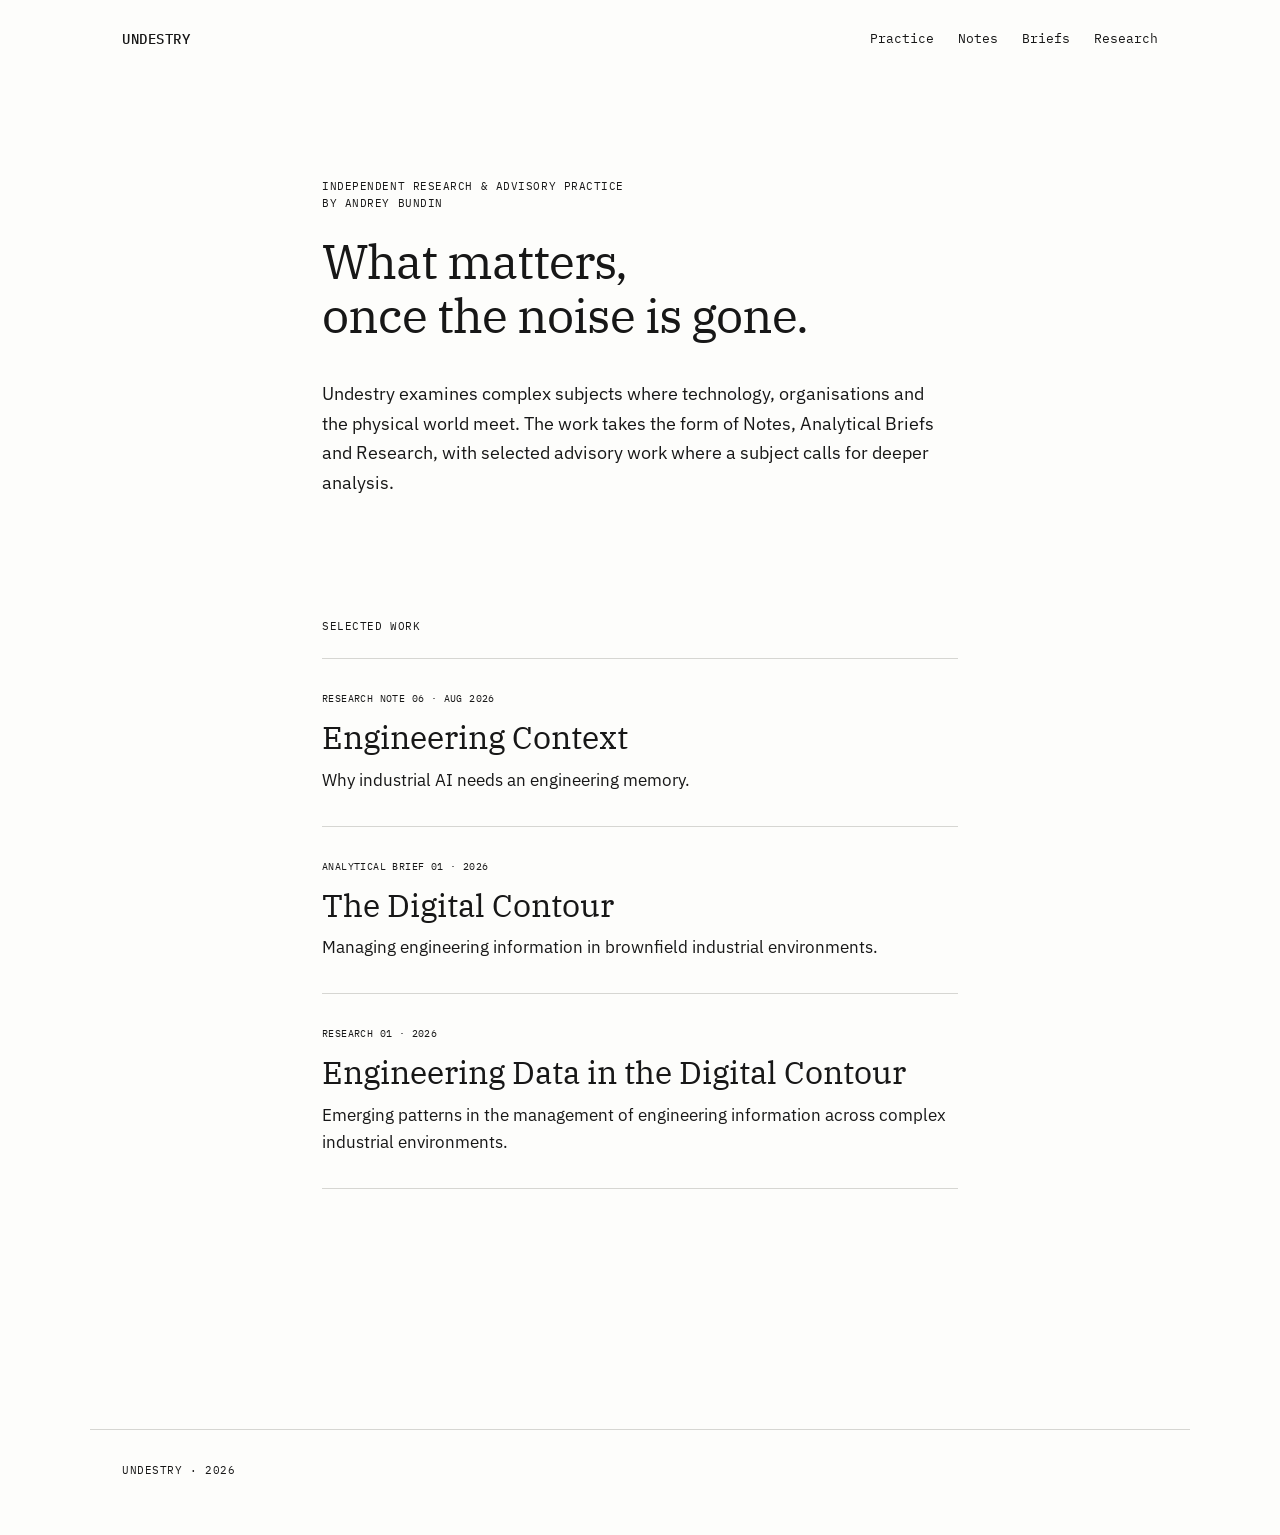
<file: index.html>
<!DOCTYPE html>
<html lang="en">

<head>
    <meta charset="UTF-8">
    <meta name="viewport" content="width=device-width, initial-scale=1.0">

    <title>Undestry — Independent Research & Advisory Practice</title>

    <link rel="preconnect" href="https://fonts.googleapis.com">
    <link rel="preconnect" href="https://fonts.gstatic.com" crossorigin>

    <link href="https://fonts.googleapis.com/css2?family=IBM+Plex+Mono:wght@400;500&family=IBM+Plex+Sans:wght@400;500&family=IBM+Plex+Serif:wght@400;500&display=swap" rel="stylesheet">

    <link rel="stylesheet" href="style.css">
</head>


<body>

    <header class="site-header">

        <a href="index.html" class="logo">
            UNDESTRY
        </a>

        <nav>
    <a href="/practice">Practice</a>
    <a href="/notes">Notes</a>
    <a href="/briefs">Briefs</a>
    <a href="/research">Research</a>
</nav>

    </header>


    <main>

        <section class="intro">

            <div class="meta">
                INDEPENDENT RESEARCH & ADVISORY PRACTICE<br>
                BY ANDREY BUNDIN
            </div>

            <h1>
                What matters,<br>
                once the noise is gone.
            </h1>

            <p class="lead">
                Undestry examines complex subjects where technology, 
                organisations and the physical world meet. 
                The work takes the form of Notes, Analytical Briefs and Research, 
                with selected advisory work where a subject calls for deeper analysis.
            </p>

        </section>


        <section class="research">

            <div class="meta">
                SELECTED WORK
            </div>


            <article class="research-item">

                <div class="item-meta">
                    RESEARCH NOTE 06 · AUG 2026
                </div>

                <h2>
                    Engineering Context
                </h2>

                <p>
                    Why industrial AI needs an engineering memory.
                </p>

            </article>


            <article class="research-item">

                <div class="item-meta">
                    ANALYTICAL BRIEF 01 · 2026
                </div>

                <h2>
                    The Digital Contour
                </h2>

                <p>
                    Managing engineering information in brownfield
                    industrial environments.
                </p>

            </article>


            <article class="research-item">

                <div class="item-meta">
                    RESEARCH 01 · 2026
                </div>

                <h2>
                    Engineering Data in the Digital Contour
                </h2>

                <p>
                    Emerging patterns in the management of engineering
                    information across complex industrial environments.
                </p>

            </article>

        </section>

    </main>


    <footer>

        <div class="meta">
            UNDESTRY · 2026
        </div>

    </footer>

</body>

</html>
</file>
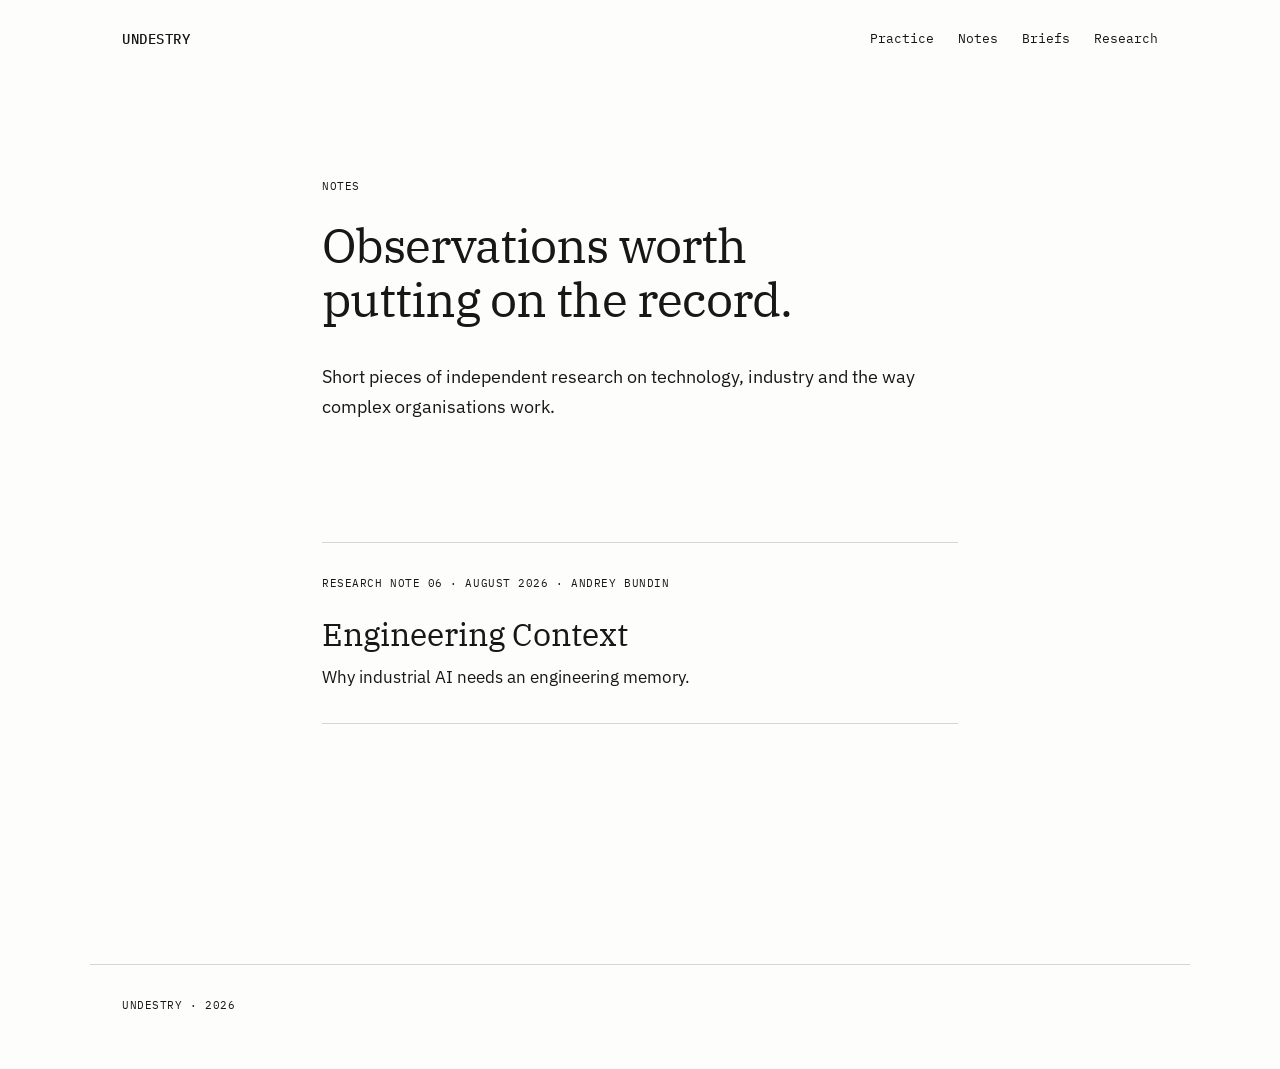
<file: notes/index.html>
<!DOCTYPE html>
<html lang="en">
<head>
    <meta charset="UTF-8">
    <meta name="viewport" content="width=device-width, initial-scale=1.0">

    <title>Notes — Undestry</title>

    <link rel="preconnect" href="https://fonts.googleapis.com">
    <link rel="preconnect" href="https://fonts.gstatic.com" crossorigin>

    <link href="https://fonts.googleapis.com/css2?family=IBM+Plex+Mono:wght@400;500&family=IBM+Plex+Sans:wght@400;500&family=IBM+Plex+Serif:wght@400;500&display=swap" rel="stylesheet">

    <link rel="stylesheet" href="/style.css">
</head>

<body>

    <header class="site-header">
        <a href="/" class="logo">UNDESTRY</a>

        <nav>
            <a href="/practice">Practice</a>
            <a href="/notes">Notes</a>
            <a href="/briefs">Briefs</a>
            <a href="/research">Research</a>
        </nav>
    </header>


    <main>

        <section class="intro">

            <div class="meta">
                NOTES
            </div>

            <h1>
                Observations worth<br>
                putting on the record.
            </h1>

            <p class="lead">
                Short pieces of independent research on technology,
                industry and the way complex organisations work.
            </p>

        </section>


        <section class="research">

            <article class="research-item">

                <a href="/notes/engineering-context" style="color: inherit; text-decoration: none;">

                    <div class="meta">
                        RESEARCH NOTE 06 · AUGUST 2026 · ANDREY BUNDIN
                    </div>

                    <h2>
                        Engineering Context
                    </h2>

                    <p>
                        Why industrial AI needs an engineering memory.
                    </p>

                </a>

            </article>

        </section>

    </main>


    <footer>

        <div class="meta">
            UNDESTRY · 2026
        </div>

    </footer>

</body>
</html>
</file>
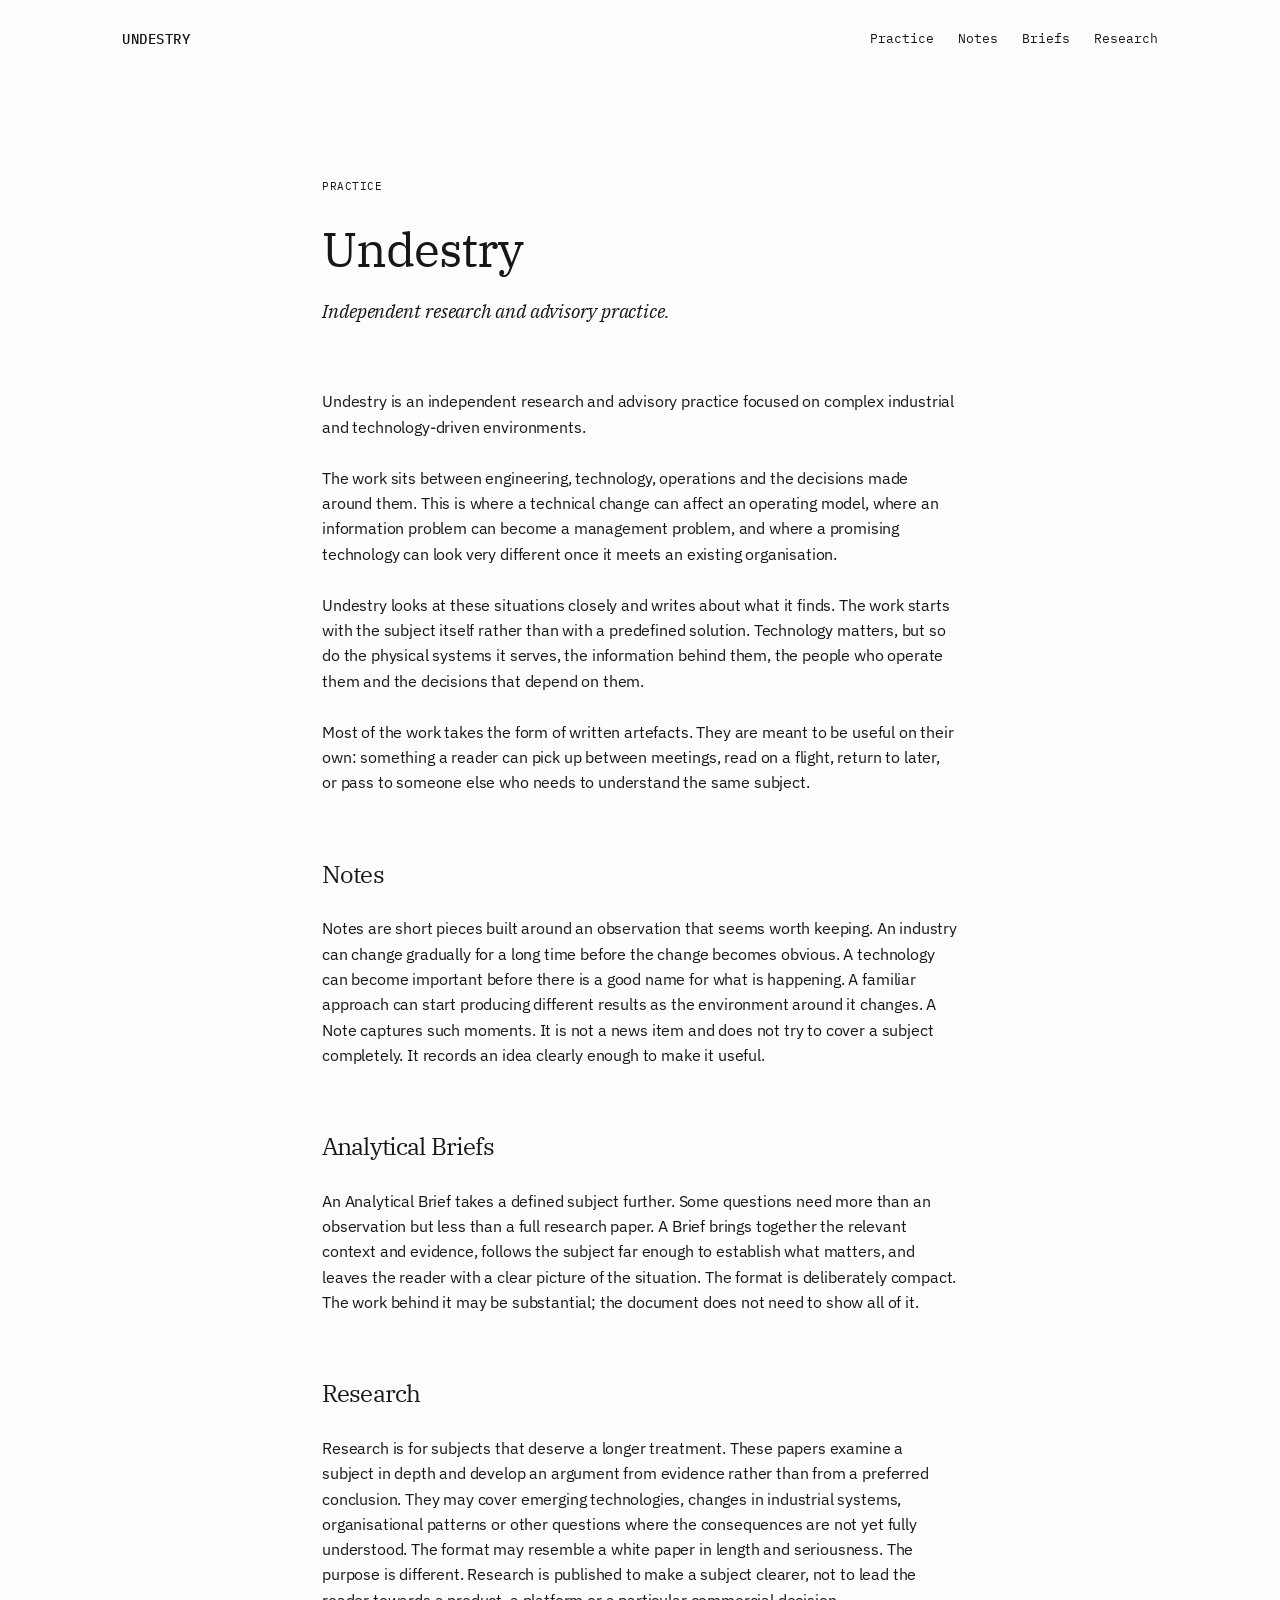
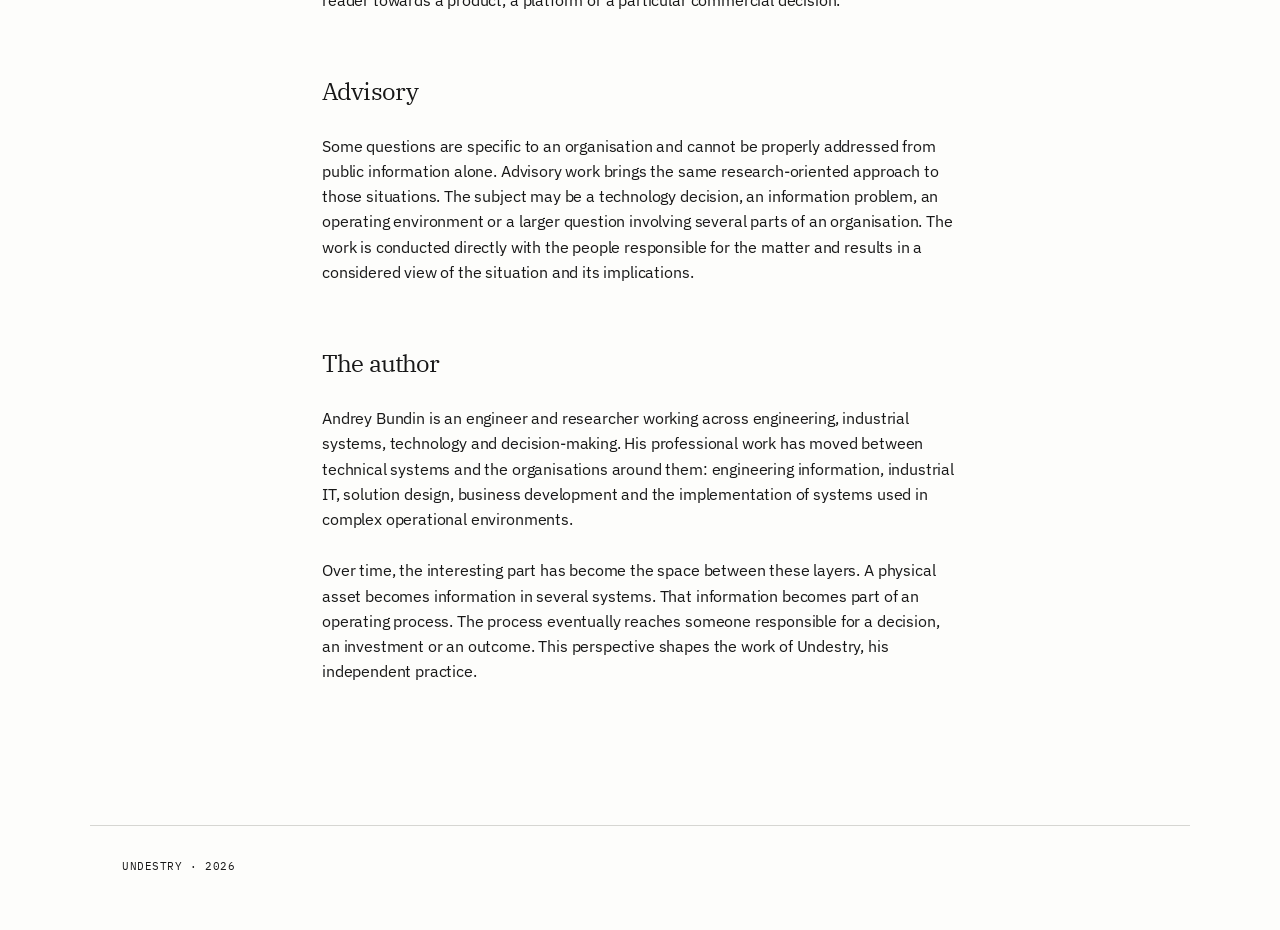
<file: practice/index.html>
<!DOCTYPE html>

<html lang="en">

<head>
    <meta charset="UTF-8">
    <meta name="viewport" content="width=device-width, initial-scale=1.0">

<title>Practice — Undestry</title>

<link rel="preconnect" href="https://fonts.googleapis.com">
<link rel="preconnect" href="https://fonts.gstatic.com" crossorigin>

<link href="https://fonts.googleapis.com/css2?family=IBM+Plex+Mono:wght@400;500&family=IBM+Plex+Sans:wght@400;500&family=IBM+Plex+Serif:wght@400;500&display=swap" rel="stylesheet">

<link rel="stylesheet" href="../style.css">

</head>

<body>

<header class="site-header">

    <a href="index.html" class="logo">
        UNDESTRY
    </a>

   <nav>
    <a href="/practice">Practice</a>
    <a href="/notes">Notes</a>
    <a href="/briefs">Briefs</a>
    <a href="/research">Research</a>
</nav>

</header>


<main class="article-page">

    <article>

        <div class="article-meta">
            PRACTICE
        </div>

        <h1>
            Undestry
        </h1>

        <p class="article-subtitle">
            Independent research and advisory practice.
        </p>


        <div class="article-body">

            <p>
                Undestry is an independent research and advisory practice
                focused on complex industrial and technology-driven environments.
            </p>

            <p>
                The work sits between engineering, technology, operations and
                the decisions made around them. This is where a technical change
                can affect an operating model, where an information problem can
                become a management problem, and where a promising technology can
                look very different once it meets an existing organisation.
            </p>

            <p>
                Undestry looks at these situations closely and writes about what
                it finds. The work starts with the subject itself rather than
                with a predefined solution. Technology matters, but so do the
                physical systems it serves, the information behind them, the
                people who operate them and the decisions that depend on them.
            </p>

            <p>
                Most of the work takes the form of written artefacts. They are
                meant to be useful on their own: something a reader can pick up
                between meetings, read on a flight, return to later, or pass to
                someone else who needs to understand the same subject.
            </p>


            <h2>Notes</h2>

            <p>
                Notes are short pieces built around an observation that seems
                worth keeping. An industry can change gradually for a long time before the
                change becomes obvious. A technology can become important before
                there is a good name for what is happening. A familiar approach
                can start producing different results as the environment around
                it changes. A Note captures such moments. It is not a news item and does not
                try to cover a subject completely. It records an idea clearly
                enough to make it useful.
            </p>


            <h2>Analytical Briefs</h2>

            <p>
                An Analytical Brief takes a defined subject further. Some questions need more than an observation but less than a full
                research paper. A Brief brings together the relevant context and
                evidence, follows the subject far enough to establish what
                matters, and leaves the reader with a clear picture of the
                situation. The format is deliberately compact. The work behind it may be
                substantial; the document does not need to show all of it.
            </p>


            <h2>Research</h2>

            <p>
                Research is for subjects that deserve a longer treatment. These papers examine a subject in depth and develop an argument
                from evidence rather than from a preferred conclusion. They may
                cover emerging technologies, changes in industrial systems,
                organisational patterns or other questions where the consequences
                are not yet fully understood. The format may resemble a white paper in length and seriousness.
                The purpose is different. Research is published to make a subject
                clearer, not to lead the reader towards a product, a platform or
                a particular commercial decision.
            </p>


            <h2>Advisory</h2>

            <p>
                Some questions are specific to an organisation and cannot be
                properly addressed from public information alone. Advisory work brings the same research-oriented approach to those
                situations. The subject may be a technology decision, an
                information problem, an operating environment or a larger question
                involving several parts of an organisation. The work is conducted directly with the people responsible for
                the matter and results in a considered view of the situation and
                its implications.
            </p>


            <h2>The author</h2>

            <p>
                Andrey Bundin is an engineer and researcher working across
                engineering, industrial systems, technology and decision-making. His professional work has moved between technical systems and
                the organisations around them: engineering information, industrial
                IT, solution design, business development and the implementation
                of systems used in complex operational environments.
            </p>

            <p>
                Over time, the interesting part has become the space between these
                layers. A physical asset becomes information in several systems.
                That information becomes part of an operating process. The process
                eventually reaches someone responsible for a decision, an investment
                or an outcome. This perspective shapes the work of Undestry, his independent
                practice.
            </p>

        </div>

    </article>

</main>


<footer>

    <div class="meta">
        UNDESTRY · 2026
    </div>

</footer>

</body>

</html>
</file>
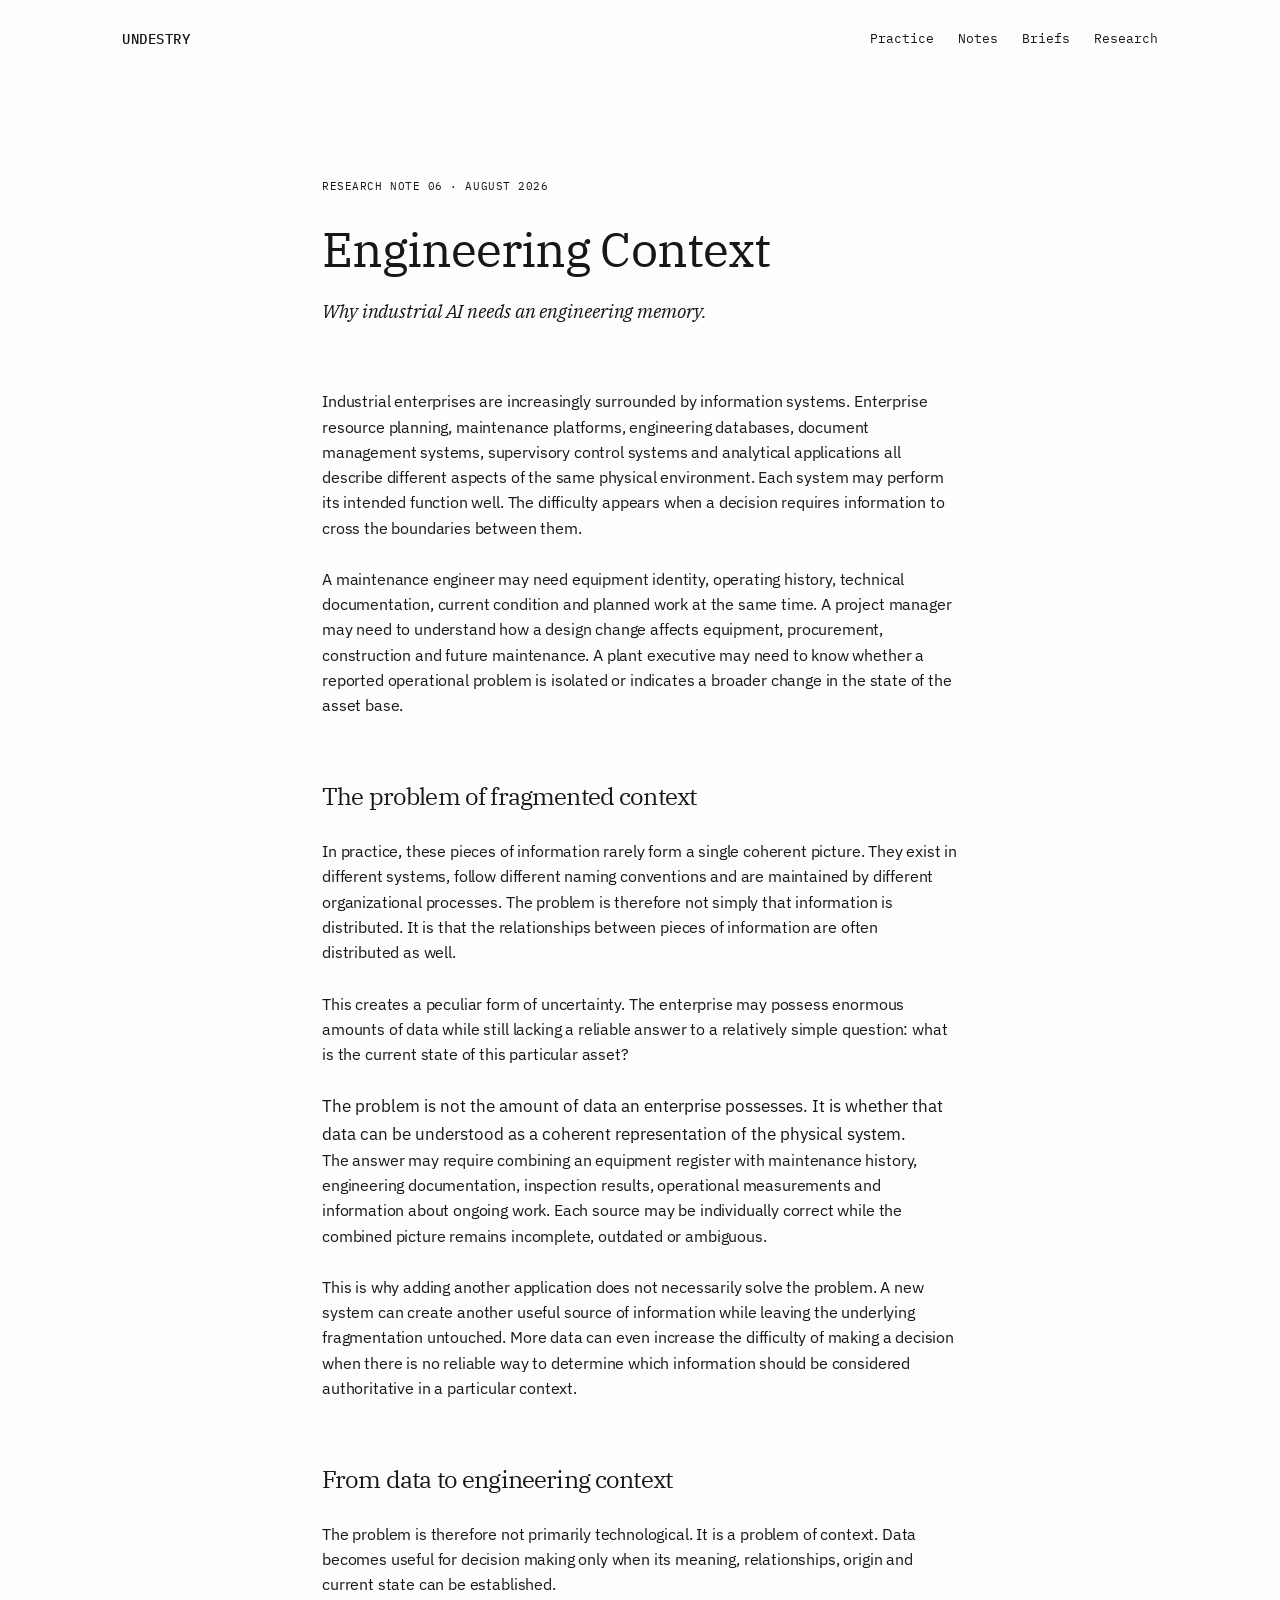
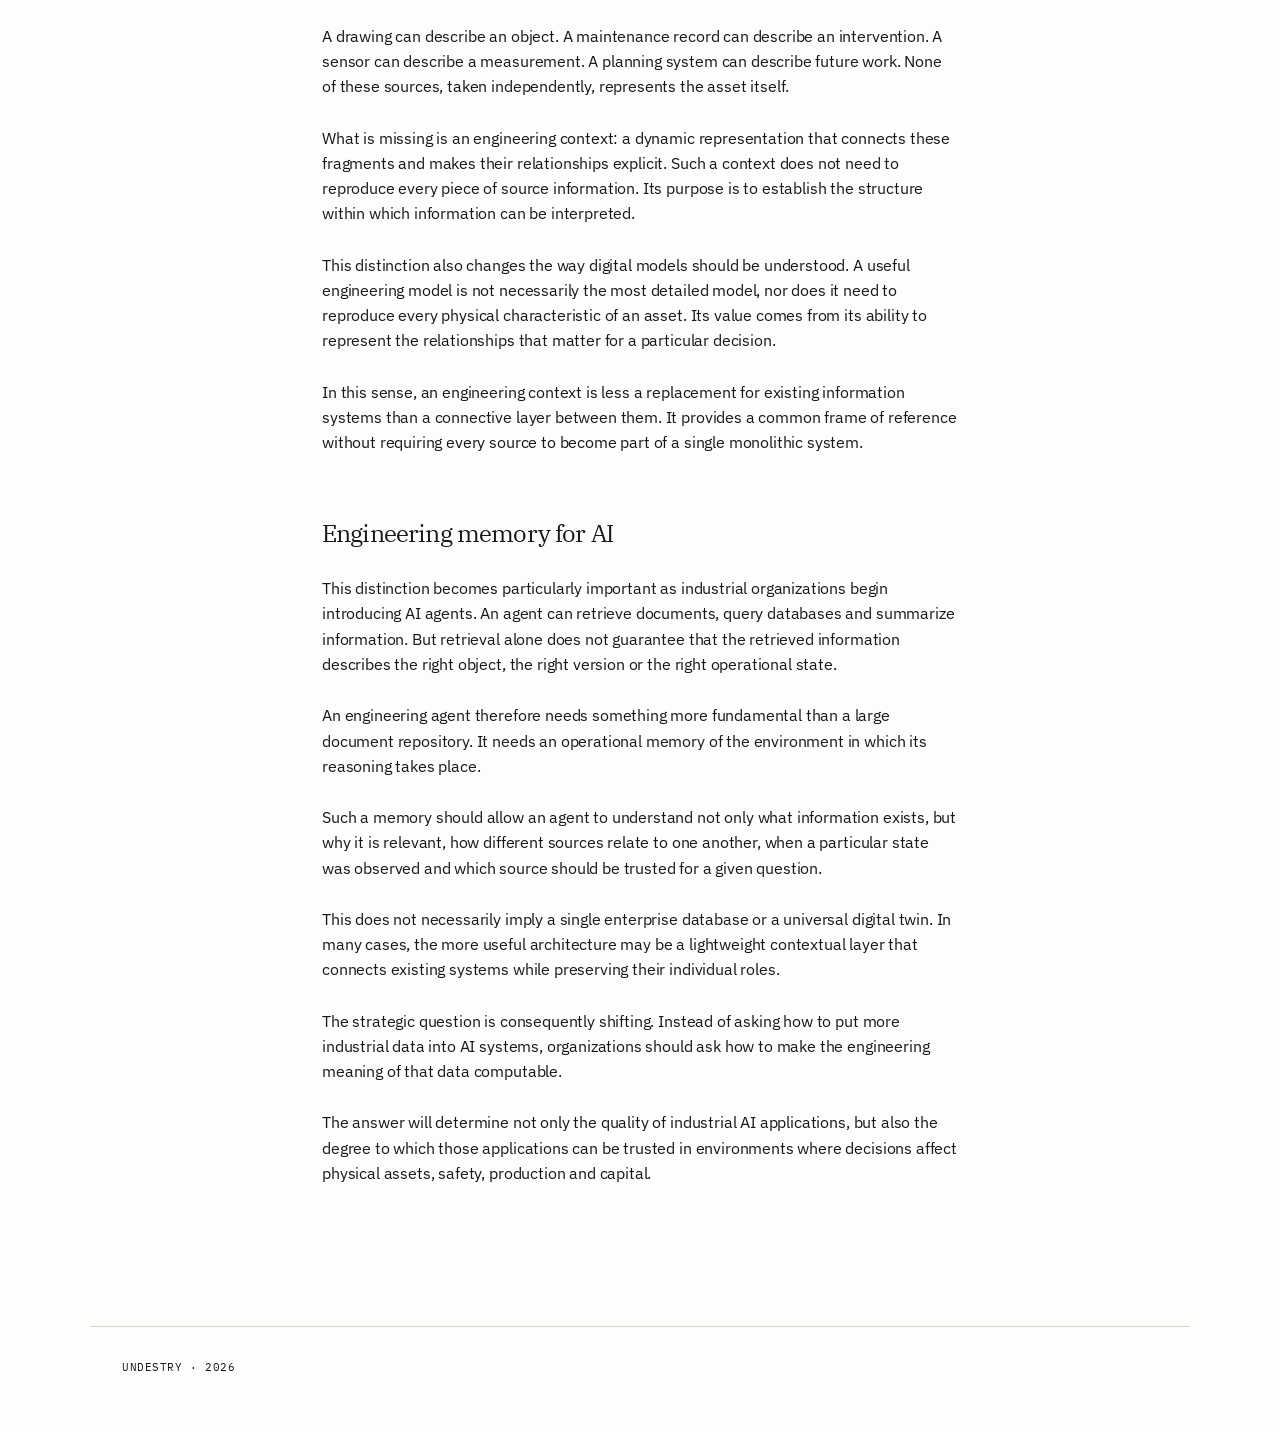
<file: notes/engineering-context/index.html>
<!DOCTYPE html>
<html lang="en">

<head>
    <meta charset="UTF-8">
    <meta name="viewport" content="width=device-width, initial-scale=1.0">

    <title>Engineering Context — Undestry</title>

    <link rel="preconnect" href="https://fonts.googleapis.com">
    <link rel="preconnect" href="https://fonts.gstatic.com" crossorigin>

    <link href="https://fonts.googleapis.com/css2?family=IBM+Plex+Mono:wght@400;500&family=IBM+Plex+Sans:wght@400;500&family=IBM+Plex+Serif:wght@400;500&display=swap" rel="stylesheet">

    <link rel="stylesheet" href="../../style.css">
</head>


<body>

    <header class="site-header">

        <a href="/" class="logo">UNDESTRY</a>
        
         <nav>
    <a href="/practice">Practice</a>
    <a href="/notes">Notes</a>
    <a href="/briefs">Briefs</a>
    <a href="/research">Research</a>
</nav>

    </header>


    <main class="article-page">

        <article id="article">

            <div class="article-meta">
                RESEARCH NOTE 06 · AUGUST 2026
            </div>

            <h1>
                Engineering Context
            </h1>

            <p class="article-subtitle">
                Why industrial AI needs an engineering memory.
            </p>


            <div class="article-body">

    <p>
        Industrial enterprises are increasingly surrounded by information systems.
        Enterprise resource planning, maintenance platforms, engineering databases,
        document management systems, supervisory control systems and analytical
        applications all describe different aspects of the same physical environment.
        Each system may perform its intended function well. The difficulty appears
        when a decision requires information to cross the boundaries between them.
    </p>

    <p>
        A maintenance engineer may need equipment identity, operating history,
        technical documentation, current condition and planned work at the same time.
        A project manager may need to understand how a design change affects equipment,
        procurement, construction and future maintenance. A plant executive may need
        to know whether a reported operational problem is isolated or indicates a
        broader change in the state of the asset base.
    </p>


    <h2>The problem of fragmented context</h2>

    <p>
        In practice, these pieces of information rarely form a single coherent picture.
        They exist in different systems, follow different naming conventions and are
        maintained by different organizational processes. The problem is therefore
        not simply that information is distributed. It is that the relationships
        between pieces of information are often distributed as well.
    </p>

    <p>
        This creates a peculiar form of uncertainty. The enterprise may possess
        enormous amounts of data while still lacking a reliable answer to a relatively
        simple question: what is the current state of this particular asset?
    </p>

<div class="article-statement">
    The problem is not the amount of data an enterprise possesses.
    It is whether that data can be understood as a coherent representation
    of the physical system.
</div>
                
    <p>
        The answer may require combining an equipment register with maintenance history,
        engineering documentation, inspection results, operational measurements and
        information about ongoing work. Each source may be individually correct while
        the combined picture remains incomplete, outdated or ambiguous.
    </p>

    <p>
        This is why adding another application does not necessarily solve the problem.
        A new system can create another useful source of information while leaving the
        underlying fragmentation untouched. More data can even increase the difficulty
        of making a decision when there is no reliable way to determine which information
        should be considered authoritative in a particular context.
    </p>


    <h2>From data to engineering context</h2>

    <p>
        The problem is therefore not primarily technological. It is a problem of
        context. Data becomes useful for decision making only when its meaning,
        relationships, origin and current state can be established.
    </p>

    <p>
        A drawing can describe an object. A maintenance record can describe an
        intervention. A sensor can describe a measurement. A planning system can
        describe future work. None of these sources, taken independently, represents
        the asset itself.
    </p>

    <p>
        What is missing is an engineering context: a dynamic representation that
        connects these fragments and makes their relationships explicit. Such a
        context does not need to reproduce every piece of source information. Its
        purpose is to establish the structure within which information can be
        interpreted.
    </p>

    <p>
        This distinction also changes the way digital models should be understood.
        A useful engineering model is not necessarily the most detailed model, nor
        does it need to reproduce every physical characteristic of an asset. Its value
        comes from its ability to represent the relationships that matter for a
        particular decision.
    </p>

    <p>
        In this sense, an engineering context is less a replacement for existing
        information systems than a connective layer between them. It provides a
        common frame of reference without requiring every source to become part of
        a single monolithic system.
    </p>


    <h2>Engineering memory for AI</h2>

    <p>
        This distinction becomes particularly important as industrial organizations
        begin introducing AI agents. An agent can retrieve documents, query databases
        and summarize information. But retrieval alone does not guarantee that the
        retrieved information describes the right object, the right version or the
        right operational state.
    </p>

    <p>
        An engineering agent therefore needs something more fundamental than a large
        document repository. It needs an operational memory of the environment in
        which its reasoning takes place.
    </p>

    <p>
        Such a memory should allow an agent to understand not only what information
        exists, but why it is relevant, how different sources relate to one another,
        when a particular state was observed and which source should be trusted for
        a given question.
    </p>

    <p>
        This does not necessarily imply a single enterprise database or a universal
        digital twin. In many cases, the more useful architecture may be a lightweight
        contextual layer that connects existing systems while preserving their
        individual roles.
    </p>

    <p>
        The strategic question is consequently shifting. Instead of asking how to put
        more industrial data into AI systems, organizations should ask how to make the
        engineering meaning of that data computable.
    </p>

    <p>
        The answer will determine not only the quality of industrial AI applications,
        but also the degree to which those applications can be trusted in environments
        where decisions affect physical assets, safety, production and capital.
    </p>

</div>
        </article>

    </main>


    <footer>

        <div class="meta">
            UNDESTRY · 2026
        </div>

    </footer>

</body>

</html>
</file>
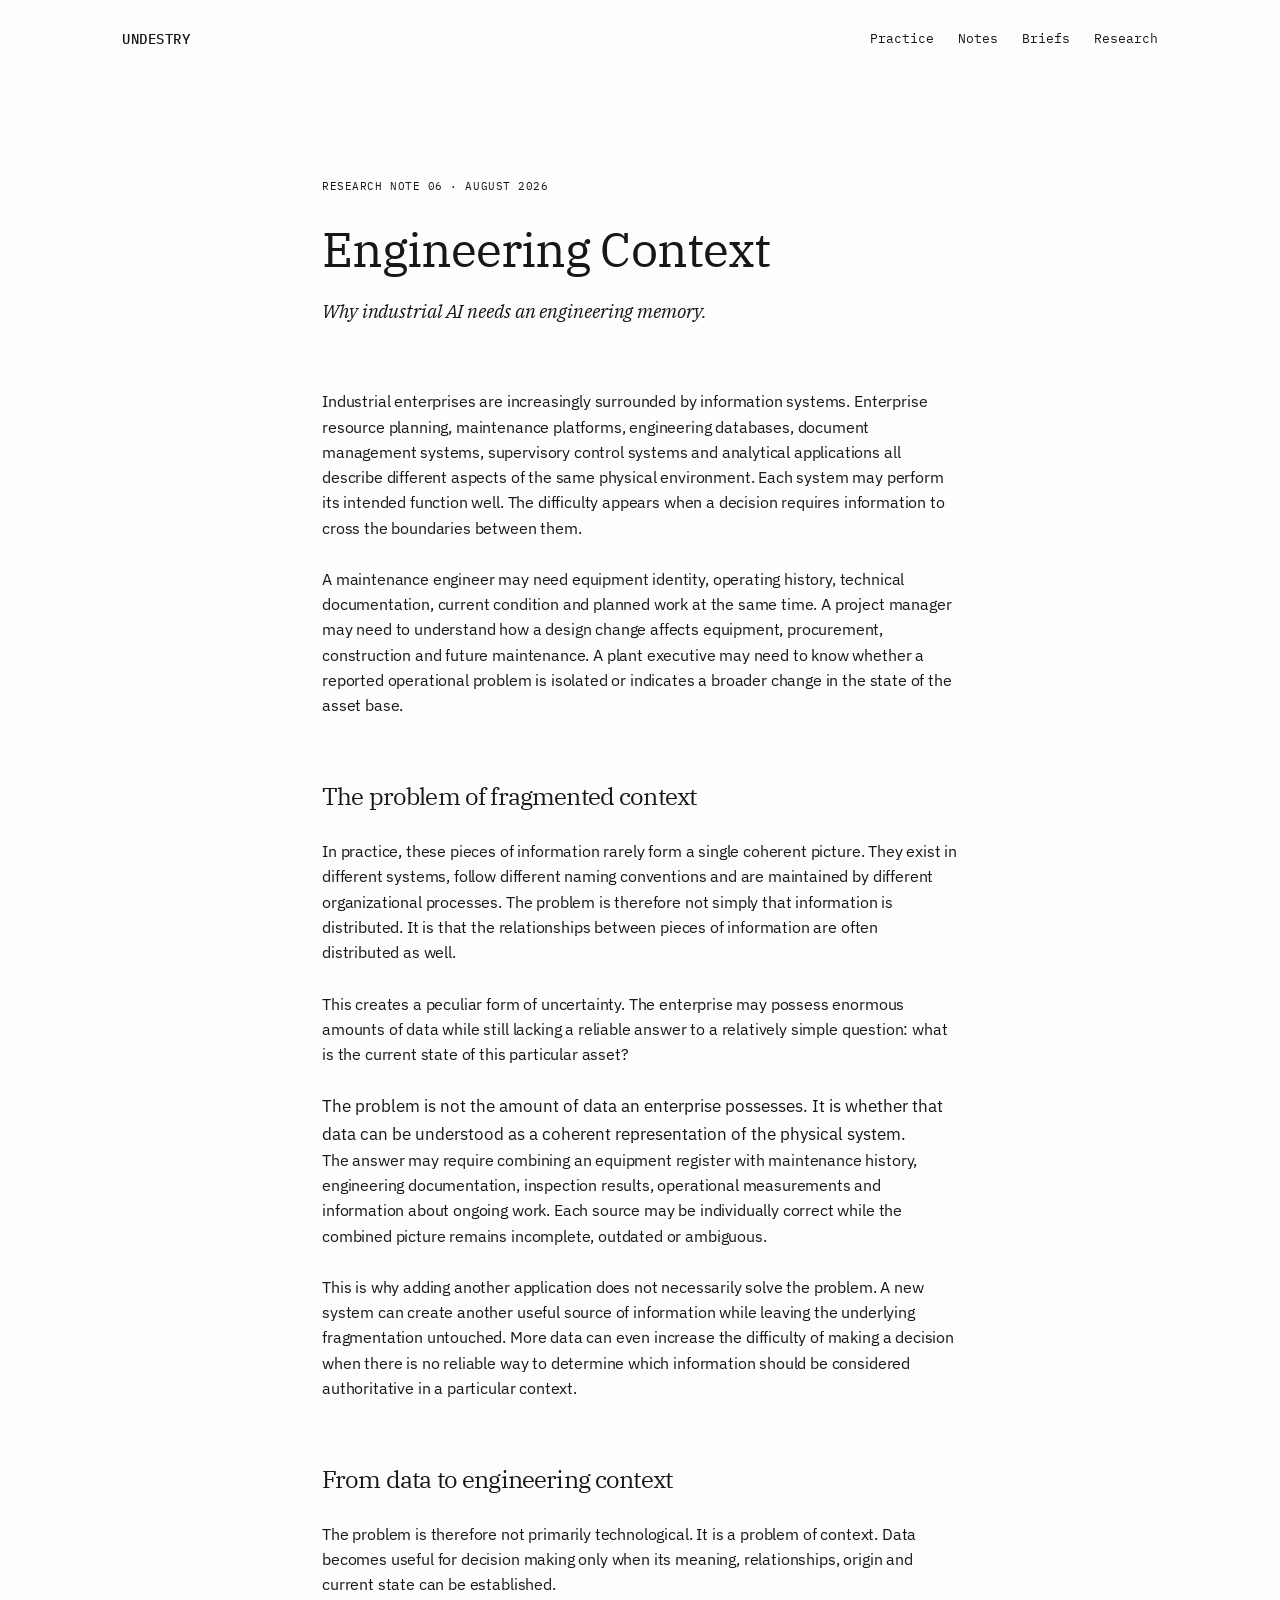
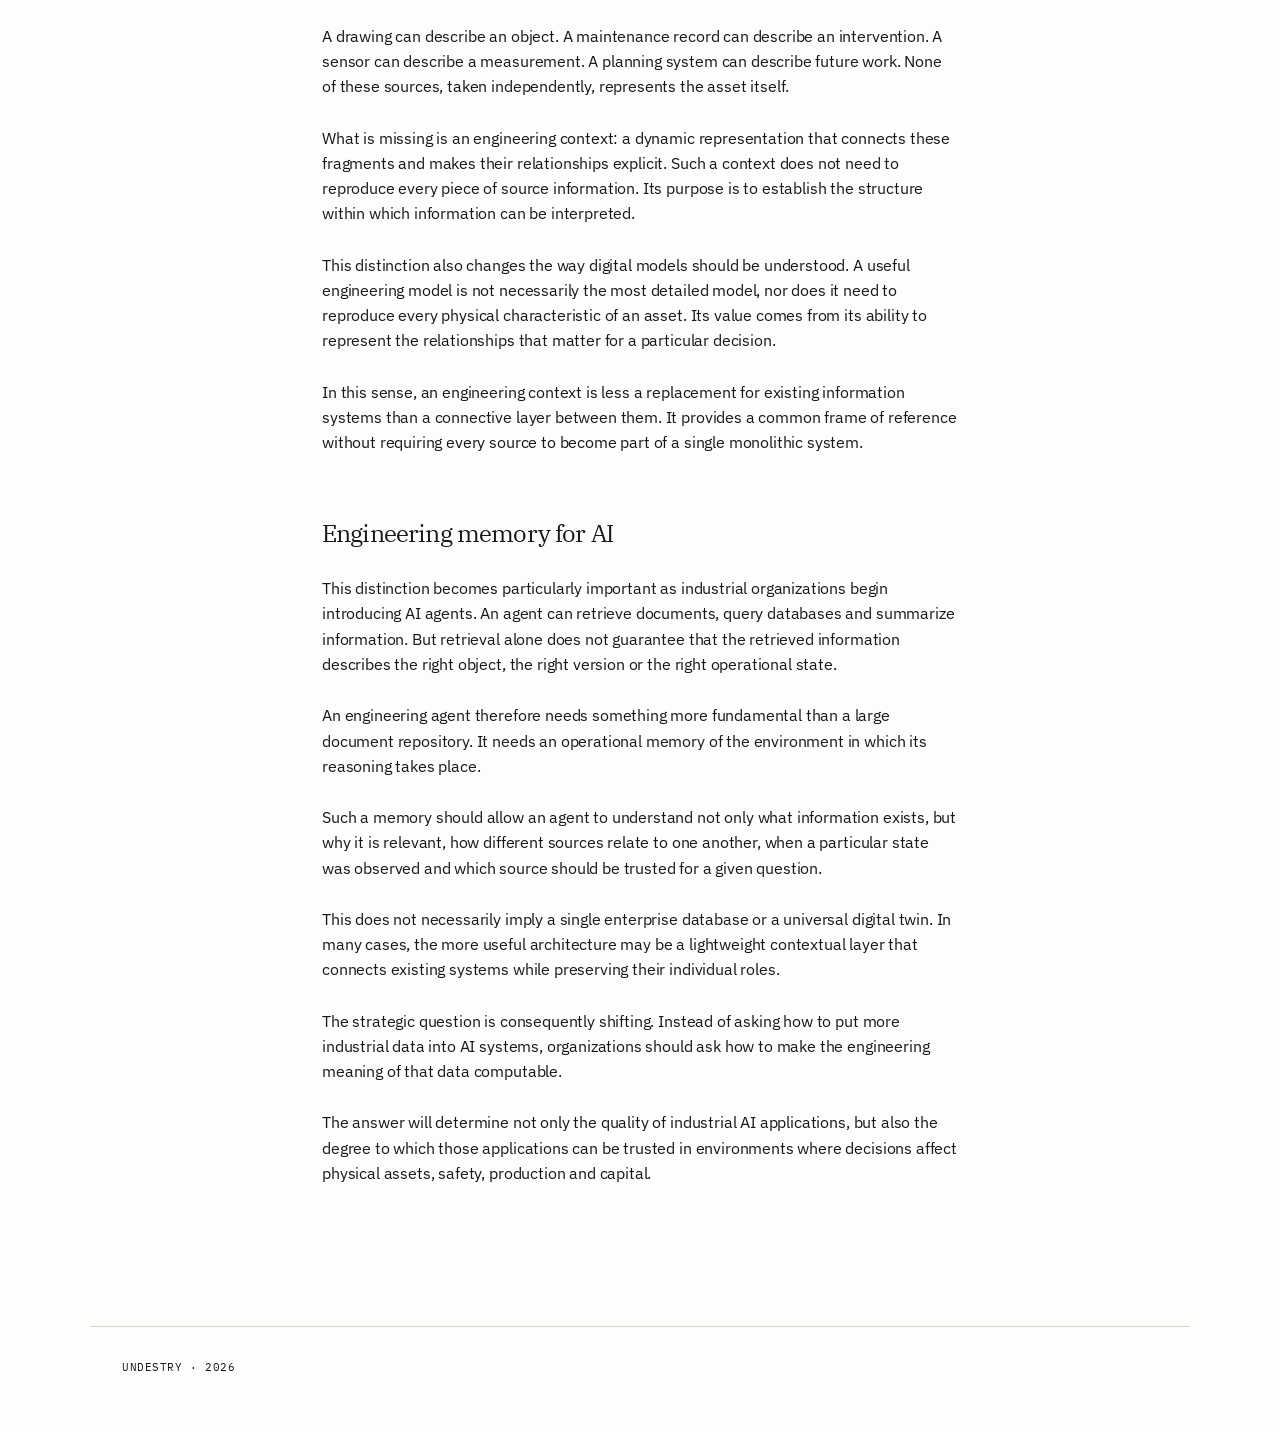
<file: article.html>
<!DOCTYPE html>
<html lang="en">

<head>
    <meta charset="UTF-8">
    <meta name="viewport" content="width=device-width, initial-scale=1.0">

    <title>Engineering Context — Undestry</title>

    <link rel="preconnect" href="https://fonts.googleapis.com">
    <link rel="preconnect" href="https://fonts.gstatic.com" crossorigin>

    <link href="https://fonts.googleapis.com/css2?family=IBM+Plex+Mono:wght@400;500&family=IBM+Plex+Sans:wght@400;500&family=IBM+Plex+Serif:wght@400;500&display=swap" rel="stylesheet">

    <link rel="stylesheet" href="style.css">
</head>


<body>

    <header class="site-header">

        <a href="index.html" class="logo">
            UNDESTRY
        </a>

         <nav>
            <a href="practice.html">Practice</a>
            <a href="notes.html">Notes</a>
            <a href="briefs.html">Briefs</a>
            <a href="research.html">Research</a>
        </nav>

    </header>


    <main class="article-page">

        <article id="article">

            <div class="article-meta">
                RESEARCH NOTE 06 · AUGUST 2026
            </div>

            <h1>
                Engineering Context
            </h1>

            <p class="article-subtitle">
                Why industrial AI needs an engineering memory.
            </p>


            <div class="article-body">

    <p>
        Industrial enterprises are increasingly surrounded by information systems.
        Enterprise resource planning, maintenance platforms, engineering databases,
        document management systems, supervisory control systems and analytical
        applications all describe different aspects of the same physical environment.
        Each system may perform its intended function well. The difficulty appears
        when a decision requires information to cross the boundaries between them.
    </p>

    <p>
        A maintenance engineer may need equipment identity, operating history,
        technical documentation, current condition and planned work at the same time.
        A project manager may need to understand how a design change affects equipment,
        procurement, construction and future maintenance. A plant executive may need
        to know whether a reported operational problem is isolated or indicates a
        broader change in the state of the asset base.
    </p>


    <h2>The problem of fragmented context</h2>

    <p>
        In practice, these pieces of information rarely form a single coherent picture.
        They exist in different systems, follow different naming conventions and are
        maintained by different organizational processes. The problem is therefore
        not simply that information is distributed. It is that the relationships
        between pieces of information are often distributed as well.
    </p>

    <p>
        This creates a peculiar form of uncertainty. The enterprise may possess
        enormous amounts of data while still lacking a reliable answer to a relatively
        simple question: what is the current state of this particular asset?
    </p>

<div class="article-statement">
    The problem is not the amount of data an enterprise possesses.
    It is whether that data can be understood as a coherent representation
    of the physical system.
</div>
                
    <p>
        The answer may require combining an equipment register with maintenance history,
        engineering documentation, inspection results, operational measurements and
        information about ongoing work. Each source may be individually correct while
        the combined picture remains incomplete, outdated or ambiguous.
    </p>

    <p>
        This is why adding another application does not necessarily solve the problem.
        A new system can create another useful source of information while leaving the
        underlying fragmentation untouched. More data can even increase the difficulty
        of making a decision when there is no reliable way to determine which information
        should be considered authoritative in a particular context.
    </p>


    <h2>From data to engineering context</h2>

    <p>
        The problem is therefore not primarily technological. It is a problem of
        context. Data becomes useful for decision making only when its meaning,
        relationships, origin and current state can be established.
    </p>

    <p>
        A drawing can describe an object. A maintenance record can describe an
        intervention. A sensor can describe a measurement. A planning system can
        describe future work. None of these sources, taken independently, represents
        the asset itself.
    </p>

    <p>
        What is missing is an engineering context: a dynamic representation that
        connects these fragments and makes their relationships explicit. Such a
        context does not need to reproduce every piece of source information. Its
        purpose is to establish the structure within which information can be
        interpreted.
    </p>

    <p>
        This distinction also changes the way digital models should be understood.
        A useful engineering model is not necessarily the most detailed model, nor
        does it need to reproduce every physical characteristic of an asset. Its value
        comes from its ability to represent the relationships that matter for a
        particular decision.
    </p>

    <p>
        In this sense, an engineering context is less a replacement for existing
        information systems than a connective layer between them. It provides a
        common frame of reference without requiring every source to become part of
        a single monolithic system.
    </p>


    <h2>Engineering memory for AI</h2>

    <p>
        This distinction becomes particularly important as industrial organizations
        begin introducing AI agents. An agent can retrieve documents, query databases
        and summarize information. But retrieval alone does not guarantee that the
        retrieved information describes the right object, the right version or the
        right operational state.
    </p>

    <p>
        An engineering agent therefore needs something more fundamental than a large
        document repository. It needs an operational memory of the environment in
        which its reasoning takes place.
    </p>

    <p>
        Such a memory should allow an agent to understand not only what information
        exists, but why it is relevant, how different sources relate to one another,
        when a particular state was observed and which source should be trusted for
        a given question.
    </p>

    <p>
        This does not necessarily imply a single enterprise database or a universal
        digital twin. In many cases, the more useful architecture may be a lightweight
        contextual layer that connects existing systems while preserving their
        individual roles.
    </p>

    <p>
        The strategic question is consequently shifting. Instead of asking how to put
        more industrial data into AI systems, organizations should ask how to make the
        engineering meaning of that data computable.
    </p>

    <p>
        The answer will determine not only the quality of industrial AI applications,
        but also the degree to which those applications can be trusted in environments
        where decisions affect physical assets, safety, production and capital.
    </p>

</div>
        </article>

    </main>


    <footer>

        <div class="meta">
            UNDESTRY · 2026
        </div>

    </footer>

</body>

</html>
</file>
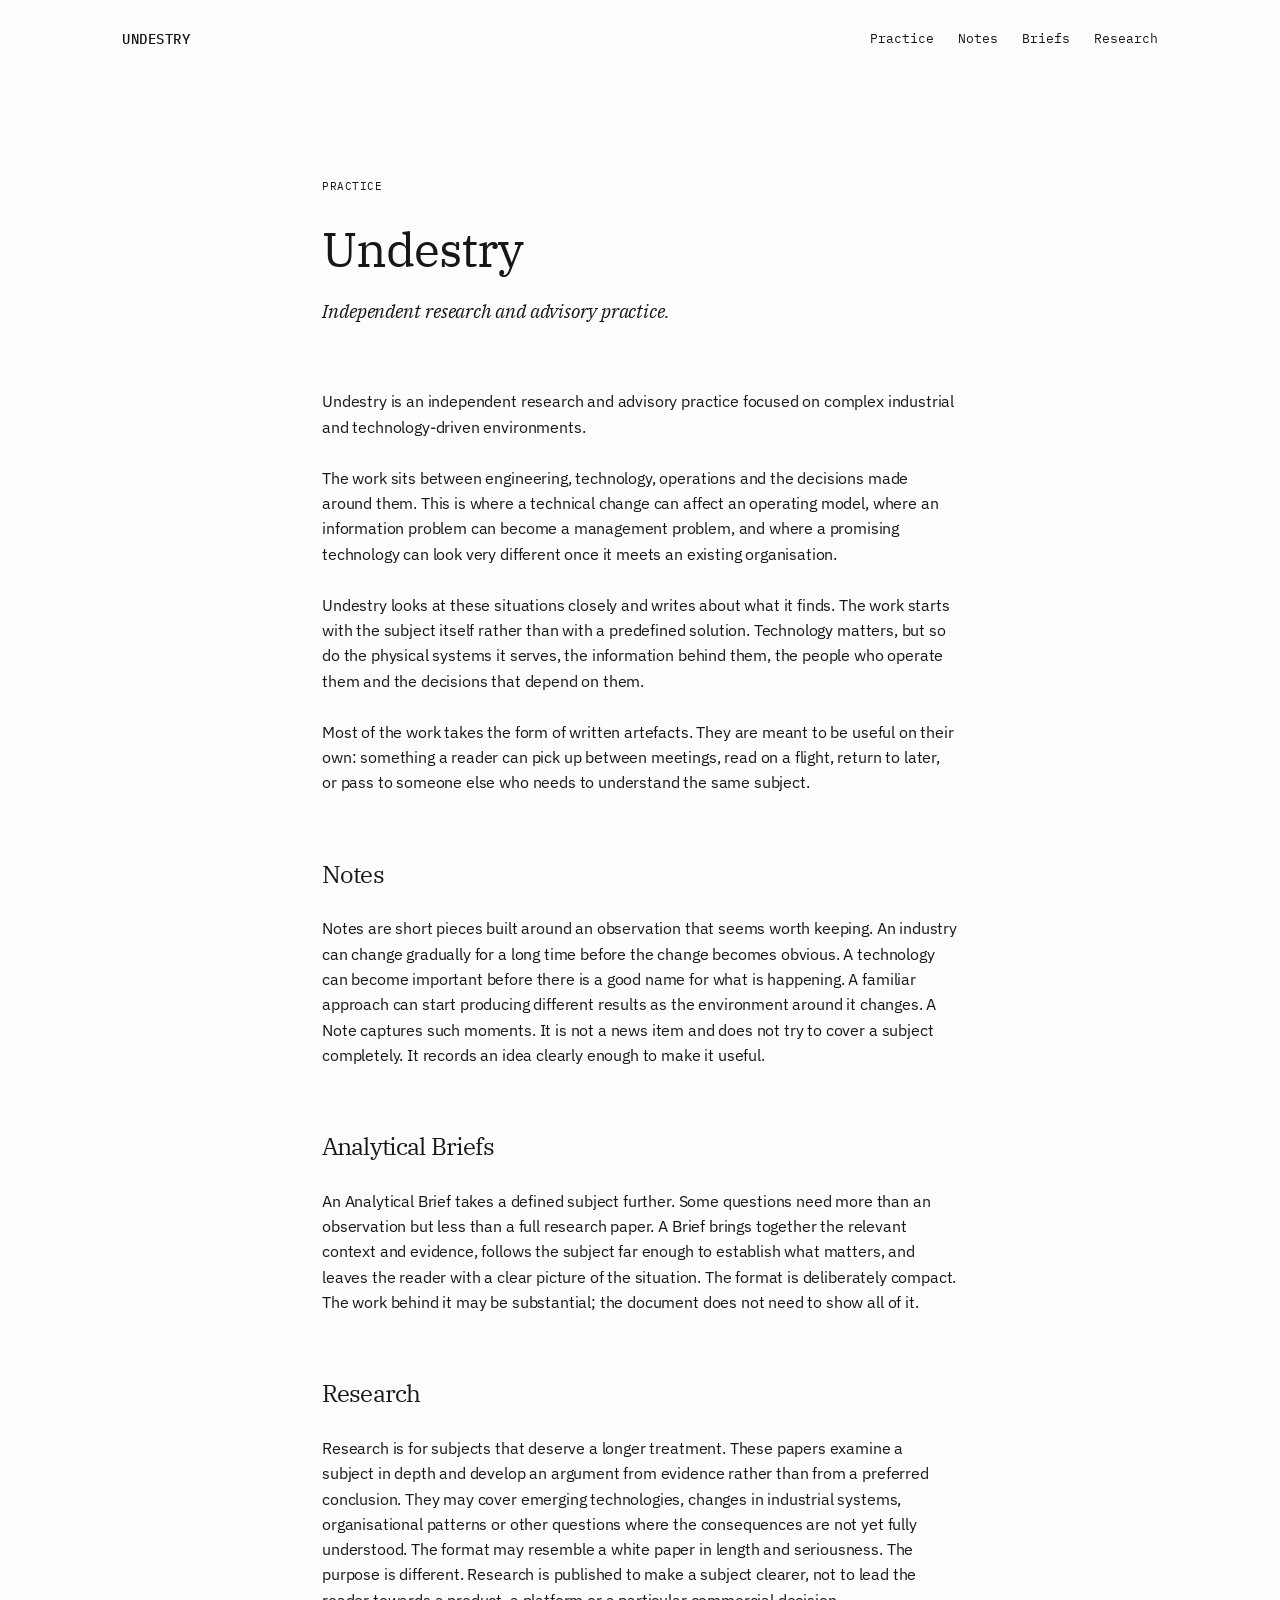
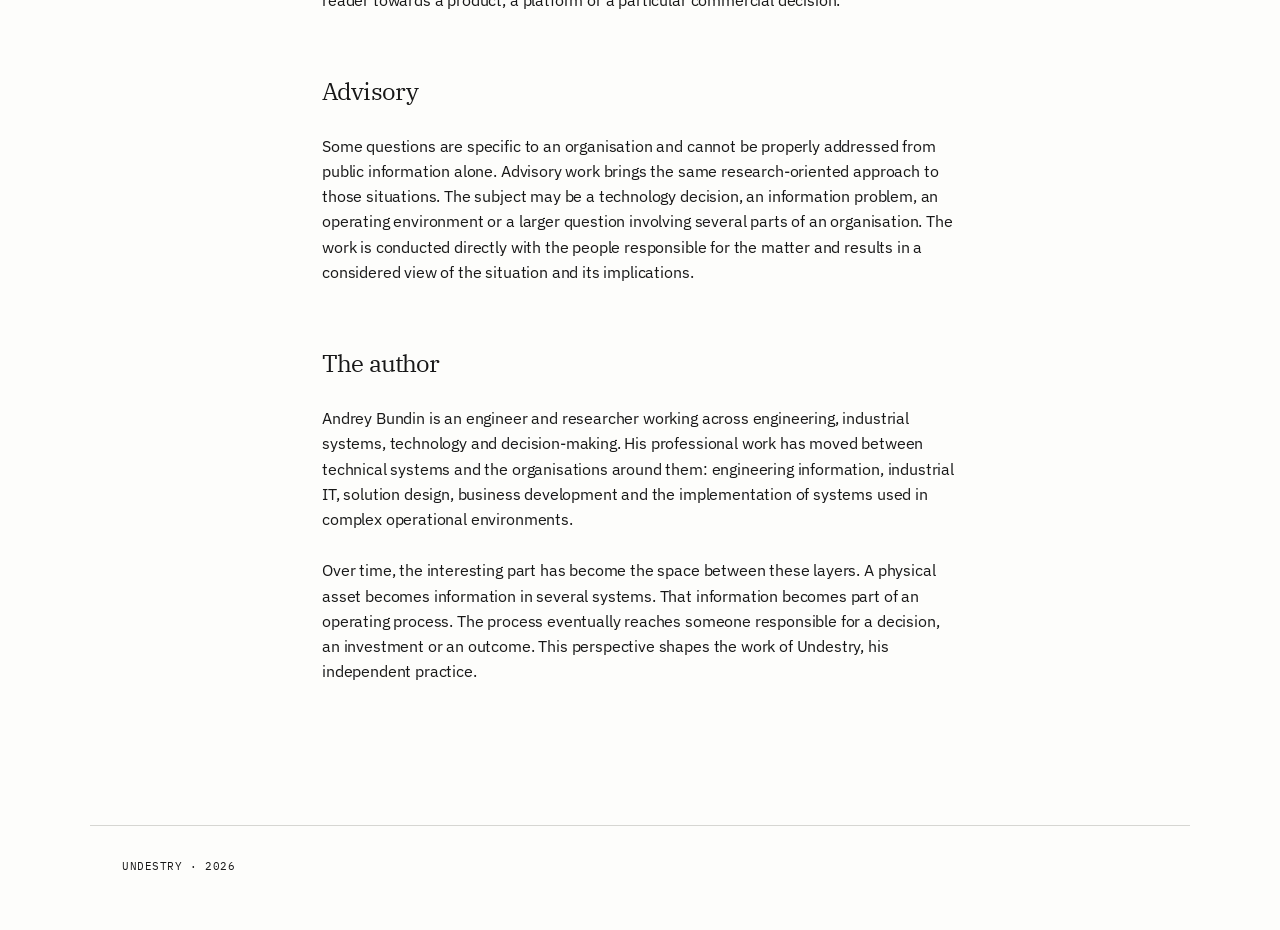
<file: practice.html>
<!DOCTYPE html>

<html lang="en">

<head>
    <meta charset="UTF-8">
    <meta name="viewport" content="width=device-width, initial-scale=1.0">

<title>Practice — Undestry</title>

<link rel="preconnect" href="https://fonts.googleapis.com">
<link rel="preconnect" href="https://fonts.gstatic.com" crossorigin>

<link href="https://fonts.googleapis.com/css2?family=IBM+Plex+Mono:wght@400;500&family=IBM+Plex+Sans:wght@400;500&family=IBM+Plex+Serif:wght@400;500&display=swap" rel="stylesheet">

<link rel="stylesheet" href="style.css">

</head>

<body>

<header class="site-header">

    <a href="index.html" class="logo">
        UNDESTRY
    </a>

   <nav>
    <a href="practice.html">Practice</a>
    <a href="notes.html">Notes</a>
    <a href="briefs.html">Briefs</a>
    <a href="research.html">Research</a>
</nav>

</header>


<main class="article-page">

    <article>

        <div class="article-meta">
            PRACTICE
        </div>

        <h1>
            Undestry
        </h1>

        <p class="article-subtitle">
            Independent research and advisory practice.
        </p>


        <div class="article-body">

            <p>
                Undestry is an independent research and advisory practice
                focused on complex industrial and technology-driven environments.
            </p>

            <p>
                The work sits between engineering, technology, operations and
                the decisions made around them. This is where a technical change
                can affect an operating model, where an information problem can
                become a management problem, and where a promising technology can
                look very different once it meets an existing organisation.
            </p>

            <p>
                Undestry looks at these situations closely and writes about what
                it finds. The work starts with the subject itself rather than
                with a predefined solution. Technology matters, but so do the
                physical systems it serves, the information behind them, the
                people who operate them and the decisions that depend on them.
            </p>

            <p>
                Most of the work takes the form of written artefacts. They are
                meant to be useful on their own: something a reader can pick up
                between meetings, read on a flight, return to later, or pass to
                someone else who needs to understand the same subject.
            </p>


            <h2>Notes</h2>

            <p>
                Notes are short pieces built around an observation that seems
                worth keeping. An industry can change gradually for a long time before the
                change becomes obvious. A technology can become important before
                there is a good name for what is happening. A familiar approach
                can start producing different results as the environment around
                it changes. A Note captures such moments. It is not a news item and does not
                try to cover a subject completely. It records an idea clearly
                enough to make it useful.
            </p>


            <h2>Analytical Briefs</h2>

            <p>
                An Analytical Brief takes a defined subject further. Some questions need more than an observation but less than a full
                research paper. A Brief brings together the relevant context and
                evidence, follows the subject far enough to establish what
                matters, and leaves the reader with a clear picture of the
                situation. The format is deliberately compact. The work behind it may be
                substantial; the document does not need to show all of it.
            </p>


            <h2>Research</h2>

            <p>
                Research is for subjects that deserve a longer treatment. These papers examine a subject in depth and develop an argument
                from evidence rather than from a preferred conclusion. They may
                cover emerging technologies, changes in industrial systems,
                organisational patterns or other questions where the consequences
                are not yet fully understood. The format may resemble a white paper in length and seriousness.
                The purpose is different. Research is published to make a subject
                clearer, not to lead the reader towards a product, a platform or
                a particular commercial decision.
            </p>


            <h2>Advisory</h2>

            <p>
                Some questions are specific to an organisation and cannot be
                properly addressed from public information alone. Advisory work brings the same research-oriented approach to those
                situations. The subject may be a technology decision, an
                information problem, an operating environment or a larger question
                involving several parts of an organisation. The work is conducted directly with the people responsible for
                the matter and results in a considered view of the situation and
                its implications.
            </p>


            <h2>The author</h2>

            <p>
                Andrey Bundin is an engineer and researcher working across
                engineering, industrial systems, technology and decision-making. His professional work has moved between technical systems and
                the organisations around them: engineering information, industrial
                IT, solution design, business development and the implementation
                of systems used in complex operational environments.
            </p>

            <p>
                Over time, the interesting part has become the space between these
                layers. A physical asset becomes information in several systems.
                That information becomes part of an operating process. The process
                eventually reaches someone responsible for a decision, an investment
                or an outcome. This perspective shapes the work of Undestry, his independent
                practice.
            </p>

        </div>

    </article>

</main>


<footer>

    <div class="meta">
        UNDESTRY · 2026
    </div>

</footer>

</body>

</html>
</file>
<file: style.css>
/* --------------------------------
   Base
-------------------------------- */

* {
    box-sizing: border-box;
}

html {
    scroll-behavior: smooth;
}

body {
    margin: 0;
    background: #fdfdfb;
    color: #171717;

    font-family: "IBM Plex Sans", sans-serif;
    font-size: 17px;
    line-height: 1.6;
}


/* --------------------------------
   Header
-------------------------------- */

.site-header {
    max-width: 1100px;
    margin: 0 auto;
    padding: 28px 32px;

    display: flex;
    justify-content: space-between;
    align-items: center;
}

.logo {
    color: inherit;
    text-decoration: none;

    font-family: "IBM Plex Mono", monospace;
    font-size: 14px;
    font-weight: 500;
    letter-spacing: 0.04em;
}

nav {
    display: flex;
    gap: 24px;
}

nav a {
    color: inherit;
    text-decoration: none;

    font-family: "IBM Plex Mono", monospace;
    font-size: 13px;
}

nav a:hover {
    text-decoration: underline;
}


/* --------------------------------
   Main layout
-------------------------------- */

main {
    max-width: 700px;
    margin: 0 auto;
    padding: 100px 32px 120px;
}


/* --------------------------------
   Typography
-------------------------------- */

.meta {
    margin-bottom: 24px;

    font-family: "IBM Plex Mono", monospace;
    font-size: 11px;
    line-height: 1.5;
    letter-spacing: 0.05em;
    text-transform: uppercase;
}

h1,
h2 {
    margin: 0;

    font-family: "IBM Plex Serif", serif;
    font-weight: 400;
}

h1 {
    font-size: 48px;
    line-height: 1.12;
    letter-spacing: -0.02em;
}

h2 {
    font-size: 32px;
    line-height: 1.2;
}

.lead {
    max-width: 620px;
    margin-top: 36px;

    font-size: 18px;
    line-height: 1.65;
}


/* --------------------------------
   Sections
-------------------------------- */

section {
    margin-bottom: 120px;
}

.research-item {
    padding: 32px 0;
    border-top: 1px solid #d6d6d2;
}

.research-item:last-child {
    border-bottom: 1px solid #d6d6d2;
}

.research-item p {
    margin: 10px 0 0;
}


/* --------------------------------
   About
-------------------------------- */

.about p {
    margin: 0;

    font-size: 18px;
    line-height: 1.65;
}


/* --------------------------------
   Footer
-------------------------------- */

footer {
    max-width: 1100px;
    margin: 0 auto;
    padding: 32px;

    border-top: 1px solid #d6d6d2;
}


/* --------------------------------
   Artifact pages
   Note / Brief / Research
-------------------------------- */

.article-page {
    max-width: 700px;
    margin: 0 auto;
    padding: 100px 32px 140px;
}

.article-meta {
    margin-bottom: 28px;

    font-family: "IBM Plex Mono", monospace;
    font-size: 11px;
    line-height: 1.5;
    letter-spacing: 0.05em;
    text-transform: uppercase;
}

.article-page h1 {
    margin: 0;

    font-family: "IBM Plex Serif", serif;
    font-size: 48px;
    line-height: 1.1;
    font-weight: 400;
    letter-spacing: -0.02em;
}

.article-body h2 {
    margin: 64px 0 28px;

    font-family: "IBM Plex Serif", serif;
    font-size: 24px;
    line-height: 1.2;
    font-weight: 400;
    letter-spacing: -0.035em;
}

.article-subtitle {
    margin: 22px 0 64px;

    font-family: "IBM Plex Serif", serif;
    font-size: 19px;
    line-height: 1.45;
    font-style: italic;
   letter-spacing: -0.005em;
}

.article-body p {
    margin: 0 0 26px;

    font-family: "IBM Plex Sans", sans-serif;
    font-size: 16px;
    line-height: 1.58;
    letter-spacing: -0.01em;
}

.article-body p:last-child {
    margin-bottom: 0;
}

/* --------------------------------
   Mobile
-------------------------------- */

@media (max-width: 700px) {

    .site-header {
        padding: 22px 20px;
    }

    nav {
        gap: 14px;
    }

    nav a {
        font-size: 11px;
    }

    main {
        padding: 70px 20px 80px;
    }

    h1 {
        font-size: 38px;
    }

    h2 {
        font-size: 28px;
    }

    .lead,
    .about p {
        font-size: 17px;
    }

    section {
        margin-bottom: 90px;
    }

    .article-page {
        padding: 70px 20px 90px;
    }

    .article-page h1 {
        font-size: 40px;
    }

    .article-subtitle {
        font-size: 18px;
        margin-bottom: 50px;
    }

    .article-body p {
        font-size: 17px;
        line-height: 1.65;
        margin-bottom: 26px;
    }
   
}

.item-meta {
    margin-bottom: 12px;

    font-family: "IBM Plex Mono", monospace;
    font-size: 10px;
    line-height: 1.5;
    letter-spacing: 0.04em;
    text-transform: uppercase;
}
</file>
